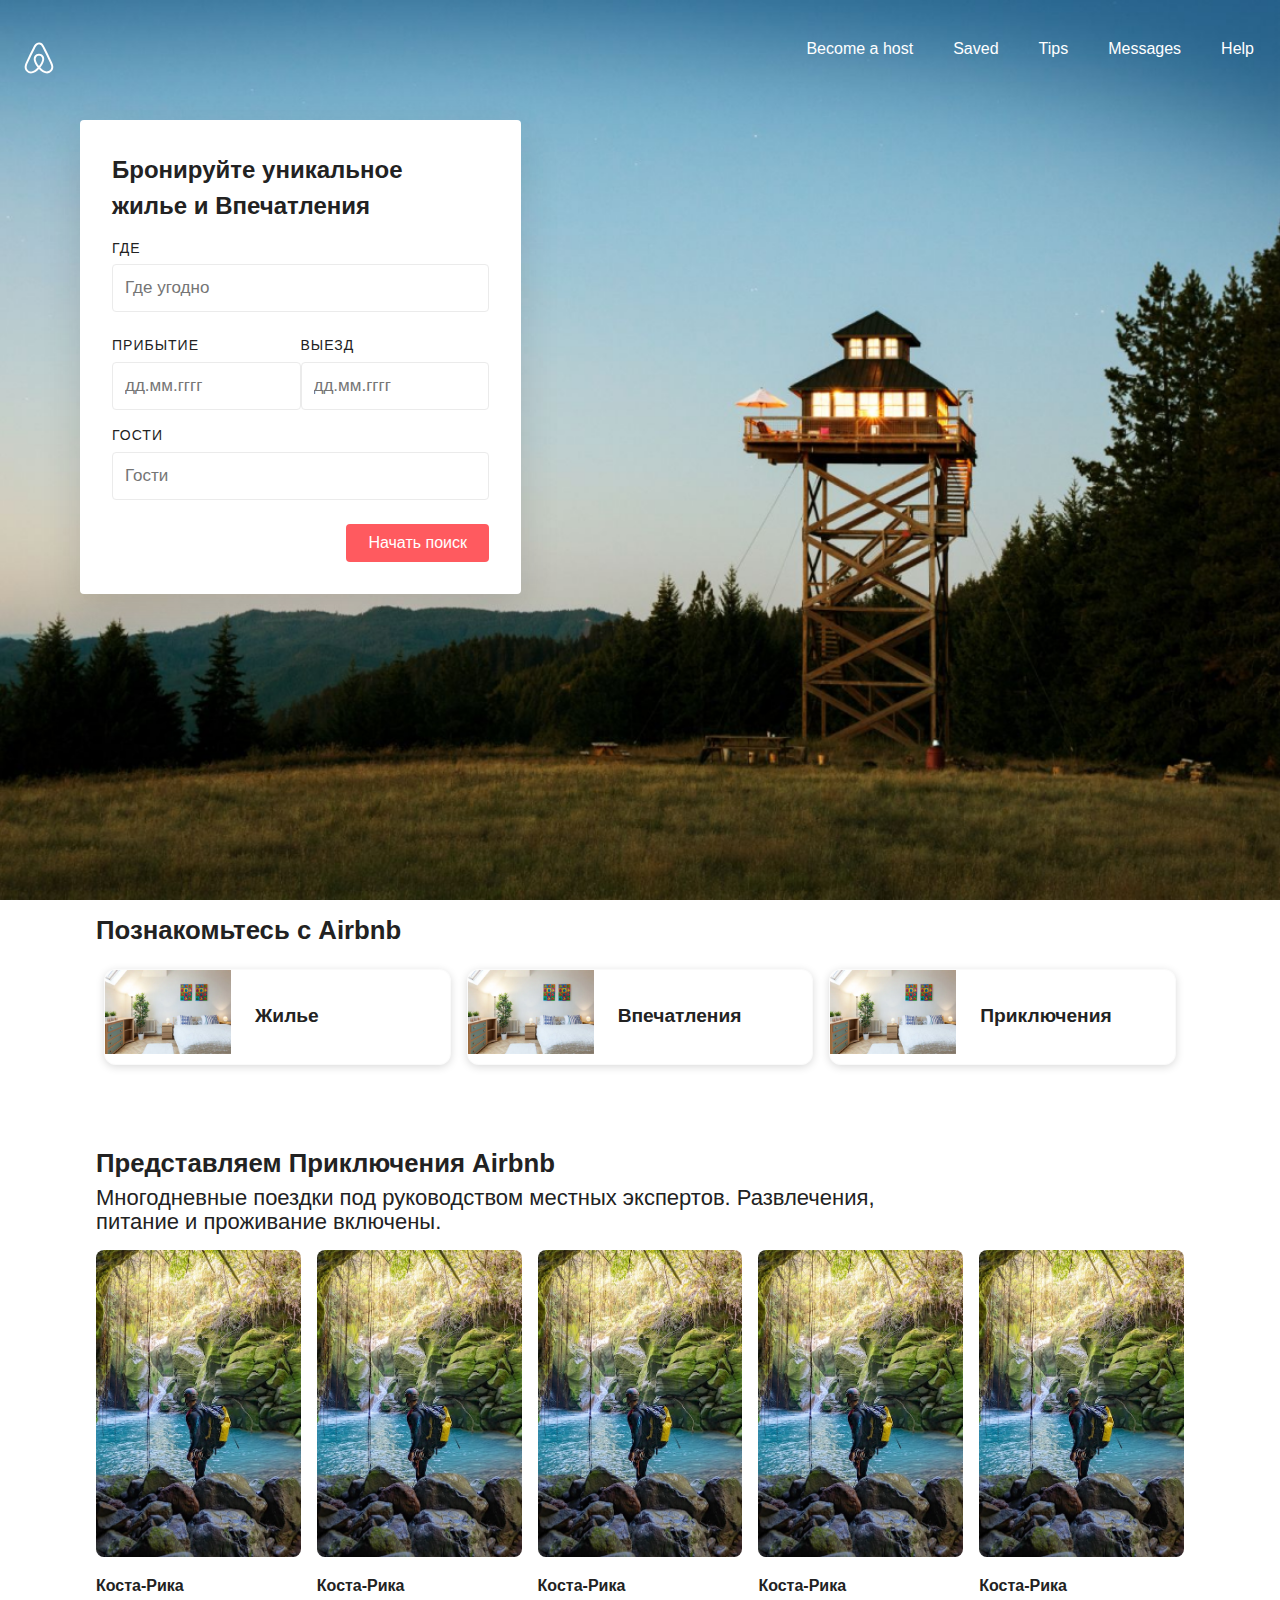
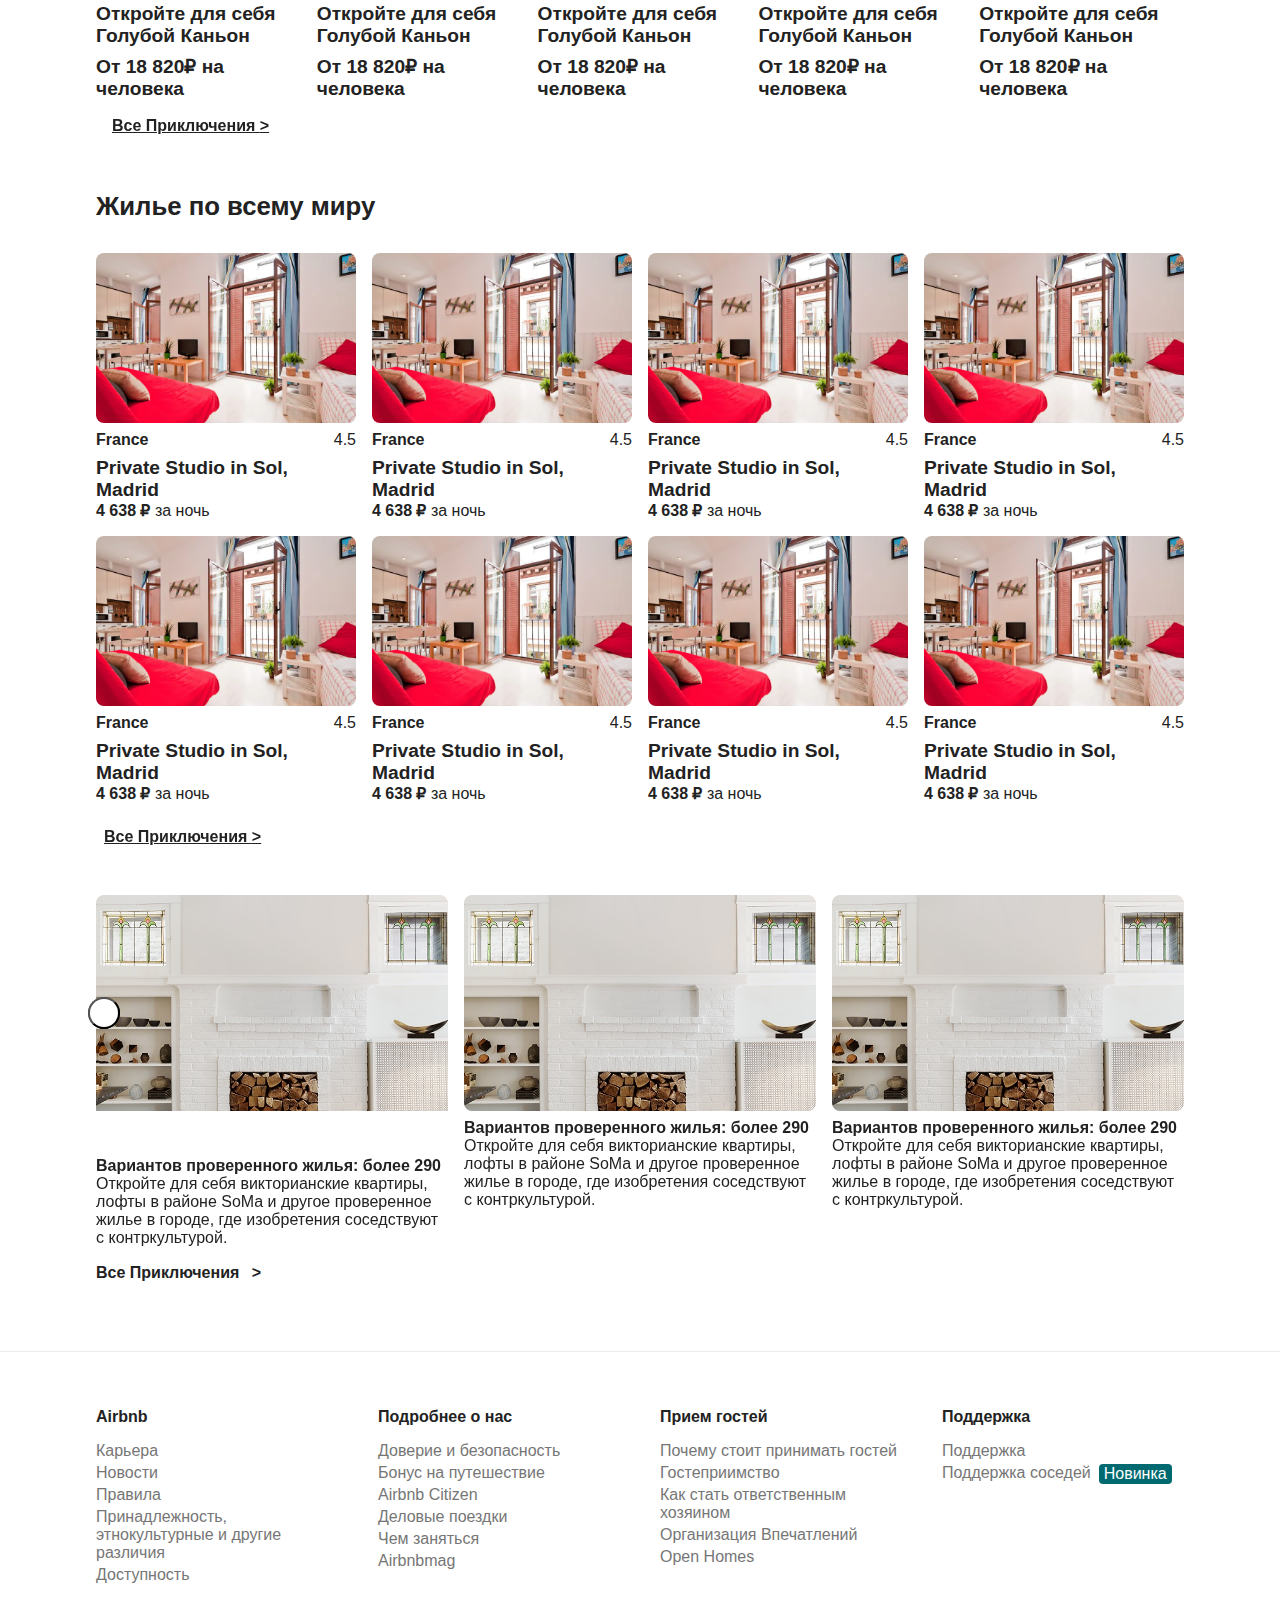
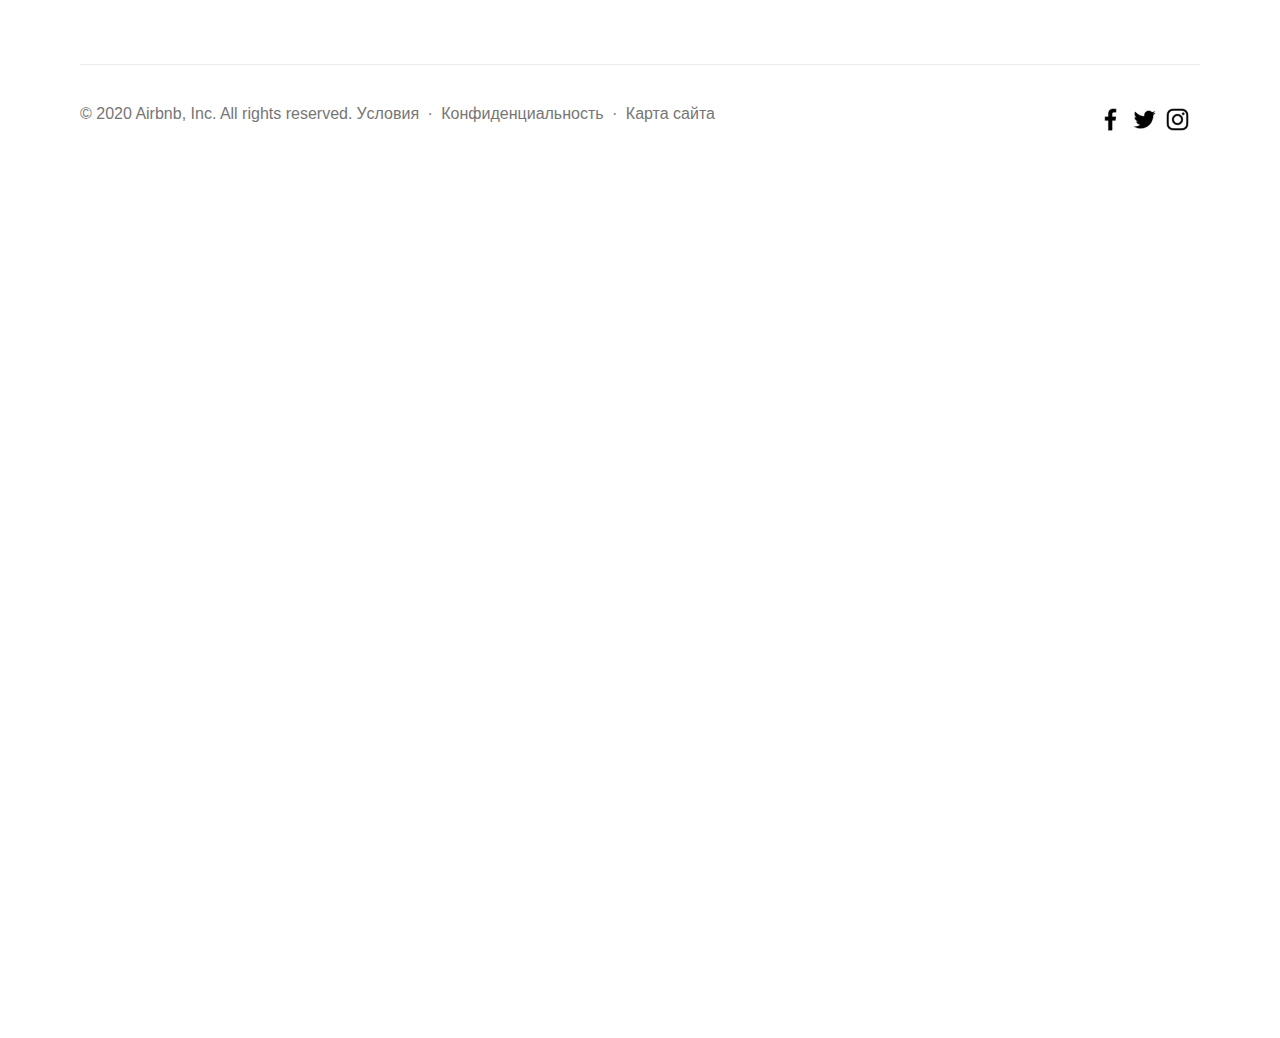
<file: index.html>
<!DOCTYPE html>
<html lang="en">

<head>
    <meta charset="UTF-8">
    <meta name="viewport" content="width=device-width, initial-scale=1.0">
    <link rel="stylesheet" href="./css/styles.css">
    <title>Document</title>
</head>

<body>
    <section class="page-header container">
        <header class="global-menu" id="menu">
            <button class="global-menu__toggle" id="btn">
                <figure class="logo">
                    <svg viewBox="0 0 1000 1000" role="presentation" aria-hidden="true" focusable="false">
                        <path
                            d="m499.3 736.7c-51-64-81-120.1-91-168.1-10-39-6-70 11-93 18-27 45-40 80-40s62 13 80 40c17 23 21 54 11 93-11 49-41 105-91 168.1zm362.2 43c-7 47-39 86-83 105-85 37-169.1-22-241.1-102 119.1-149.1 141.1-265.1 90-340.2-30-43-73-64-128.1-64-111 0-172.1 94-148.1 203.1 14 59 51 126.1 110 201.1-37 41-72 70-103 88-24 13-47 21-69 23-101 15-180.1-83-144.1-184.1 5-13 15-37 32-74l1-2c55-120.1 122.1-256.1 199.1-407.2l2-5 22-42c17-31 24-45 51-62 13-8 29-12 47-12 36 0 64 21 76 38 6 9 13 21 22 36l21 41 3 6c77 151.1 144.1 287.1 199.1 407.2l1 1 20 46 12 29c9.2 23.1 11.2 46.1 8.2 70.1zm46-90.1c-7-22-19-48-34-79v-1c-71-151.1-137.1-287.1-200.1-409.2l-4-6c-45-92-77-147.1-170.1-147.1-92 0-131.1 64-171.1 147.1l-3 6c-63 122.1-129.1 258.1-200.1 409.2v2l-21 46c-8 19-12 29-13 32-51 140.1 54 263.1 181.1 263.1 1 0 5 0 10-1h14c66-8 134.1-50 203.1-125.1 69 75 137.1 117.1 203.1 125.1h14c5 1 9 1 10 1 127.1.1 232.1-123 181.1-263.1z">
                        </path>
                    </svg>
                </figure>
            </button>
            <nav class="global-menu__nav nav">
                <a href="" class="nav__link">Become a host</a>
                <a href="" class="nav__link">Saved</a>
                <a href="" class="nav__link">Tips</a>
                <a href="" class="nav__link">Messages</a>
                <a href="" class="nav__link nav__link_help">Help</a>
            </nav>
        </header>

    </section>

    <section class="form">
        <form action="" class="form__inner">
            <div class="form__title">
                <h2>
                    Бронируйте уникальное <br> жилье и Впечатления
                </h2>
            </div>
            <div class="form__place">
                <label class="form__lable" for="">ГДЕ</label>
                <input type="text" placeholder="Где угодно" name="" class="form__input">
            </div>
            <div class="form__date">
                <a href="" class="promotion__link"></a>
                <div class="form__date_widtch">
                    <label class="form__lable" for="">ПРИБЫТИЕ</label>
                    <input type="text" placeholder="дд.мм.гггг" name="" class="form__input">
                </div>
                <div class="form__date_widtch">
                    <label class="form__lable" for="">ВЫЕЗД</label>
                    <input type="text" placeholder="дд.мм.гггг" name="" class="form__input">
                </div>
            </div>
            <div class="form__guests ">
                <label class="form__lable" for="">ГОСТИ</label>
                <input type="text" placeholder="Гости" name="" class="form__input">
            </div>
            <div class="form__button">
                <button class="form__button_btn">
                    Начать поиск
                </button>
            </div>
        </form>
    </section>
    <main class="content-spasing">
        <section class="page-main">
            <div class="global-content promotions">
                <div class="promotion__header ">
                    <h3>
                        Познакомьтесь с Airbnb
                    </h3>
                </div>
                <div class="promotions__content grid-conteiner spesing">
                    <div class="col-4 col-md-4 col-sm-4 col-xs-12 promotions__item">
                        <div class="section-function">
                            <a href="" class="promotion__link"></a>
                            <div class="section-function__inner">
                                <div class="section-function__img">
                                    <img src="./assets/s1.webp" alt="">
                                </div>
                                <h3 class="promotion__title section-function__row">
                                    Жилье
                                </h3>
                            </div>
                        </div>
                    </div>
                    <div class="col-4 col-md-4 col-sm-4 col-xs-12 promotions__item">
                        <div class="section-function">
                            <a href="" class="promotion__link"></a>
                            <div class="section-function__inner">
                                <div class="section-function__img">
                                    <img src="./assets/s1.webp" alt="">
                                </div>
                                <h3 class="promotion__title section-function__row">
                                    Впечатления
                                </h3>
                            </div>
                        </div>
                    </div>
                    <div class="col-4 col-md-4 col-sm-4 col-xs-12 promotions__item">
                        <div class="section-function ">
                            <a href="" class="promotion__link"></a>
                            <div class="section-function__inner">
                                <div class="section-function__img">
                                    <img src="./assets/s1.webp" alt="">
                                </div>
                                <h3 class="promotion__title section-function__row">
                                    Приключения
                                </h3>
                            </div>
                        </div>
                    </div>
                </div>

                <div class="promotion__header">
                    <h3>
                        Представляем Приключения Airbnb
                    </h3>
                    <div class="text-regular">
                        Многодневные поездки под руководством местных экспертов. Развлечения, <br> питание и проживание
                        включены.
                    </div>
                </div>
                <div class="spesing">
                    <div class="section-adventure">
                        <div class="section-adventure__container ">
                            <a href="" class="promotion__link"></a>
                            <div class="section-adventure__wrapper">
                                <img class="section-adventure__img"
                                    src="./assets/c0f24b46-722b-48c5-9e64-077e78fe6ec1.jpeg" alt="">
                            </div>
                            <div class="promotion__content">
                                <h4 class="promotion__country">
                                    Коста-Рика
                                </h4>
                                <h3 class="promotion__title">
                                    Откройте для себя Голубой Каньон
                                </h3>
                                <h3 class="promotion__title">
                                    От 18 820₽ на человека
                                </h3>
                            </div>
                        </div>
                        <div class="section-adventure__container">
                            <a href="" class="promotion__link"></a>
                            <div class="section-adventure__wrapper">
                                <img class="section-adventure__img"
                                    src="./assets/c0f24b46-722b-48c5-9e64-077e78fe6ec1.jpeg" alt="">
                            </div>
                            <div class="promotion__content">
                                <h4 class="promotion__country">
                                    Коста-Рика
                                </h4>
                                <h3 class="promotion__title">
                                    Откройте для себя Голубой Каньон
                                </h3>
                                <h3 class="promotion__title">
                                    От 18 820₽ на человека
                                </h3>
                            </div>
                        </div>
                        <div class="section-adventure__container">
                            <a href="" class="promotion__link"></a>
                            <div class="section-adventure__wrapper">
                                <img class="section-adventure__img"
                                    src="./assets/c0f24b46-722b-48c5-9e64-077e78fe6ec1.jpeg" alt="">
                            </div>
                            <div class="promotion__content">
                                <h4 class="promotion__country">
                                    Коста-Рика
                                </h4>
                                <h3 class="promotion__title">
                                    Откройте для себя Голубой Каньон
                                </h3>
                                <h3 class="promotion__title">
                                    От 18 820₽ на человека
                                </h3>
                            </div>
                        </div>
                        <div class="section-adventure__container">
                            <a href="" class="promotion__link"></a>
                            <div class="section-adventure__wrapper">
                                <img class="section-adventure__img"
                                    src="./assets/c0f24b46-722b-48c5-9e64-077e78fe6ec1.jpeg" alt="">
                            </div>
                            <div class="promotion__content">
                                <h4 class="promotion__country">
                                    Коста-Рика
                                </h4>
                                <h3 class="promotion__title">
                                    Откройте для себя Голубой Каньон
                                </h3>
                                <h3 class="promotion__title">
                                    От 18 820₽ на человека
                                </h3>
                            </div>
                        </div>
                        <div class="section-adventure__container">
                            <a href="" class="promotion__link"></a>
                            <div class="section-adventure__wrapper">
                                <img class="section-adventure__img"
                                    src="./assets/c0f24b46-722b-48c5-9e64-077e78fe6ec1.jpeg" alt="">
                            </div>
                            <div class="promotion__content">
                                <h4 class="promotion__country">
                                    Коста-Рика
                                </h4>
                                <h3 class="promotion__title">
                                    Откройте для себя Голубой Каньон
                                </h3>
                                <h3 class="promotion__title">
                                    От 18 820₽ на человека
                                </h3>
                            </div>
                        </div>
                    </div>
                    <div class="link-next">
                        <a href="#" class="promotion__link">
                            Все Приключения
                            <span>></span>
                        </a>
                    </div>
                </div>

                <div class="promotion__header">
                    <h3>
                        Жилье по всему миру
                    </h3>
                </div>
        </section>

        <div class="spesing">
            <div class="promotions__content grid-conteiner">
                <div class="col-3 col-md-6 col-sm-6 col-xs-12 promotions__item">
                    <div class="promotion">
                        <a href="" class="promotion__link"></a>
                        <div class="promotion__img">
                            <img src="./assets/img-1.webp" alt="">
                        </div>
                        <div class="promotion__content">
                            <div class="promotion__description">
                                <h4 class="promotion__country">France</h4>
                                <div class="promotion__rating">4.5</div>
                            </div>
                            <h3 class="promotion__title">Private Studio in Sol, Madrid</h3>
                        </div>
                        <div class="promotion__footer">
                            <div class="promotion__price">
                                <span class="text-bold">4 638 ₽ </span>за ночь
                            </div>
                        </div>
                    </div>
                </div>
                <div class="col-3 col-md-6 col-sm-6 col-xs-12 promotions__item">
                    <div class="promotion">
                        <a href="" class="promotion__link"></a>
                        <div class="promotion__img">
                            <img src="./assets/img-1.webp" alt="">
                        </div>
                        <div class="promotion__content">
                            <div class="promotion__description">
                                <h4 class="promotion__country">France</h4>
                                <div class="promotion__rating">4.5</div>
                            </div>
                            <h3 class="promotion__title">Private Studio in Sol, Madrid</h3>
                        </div>
                        <div class="promotion__footer">
                            <div class="promotion__price">
                                <span class="text-bold">4 638 ₽ </span>за ночь
                            </div>
                        </div>
                    </div>
                </div>
                <div class="col-3 col-md-6 col-sm-6 col-xs-12 promotions__item">
                    <div class="promotion">
                        <a href="" class="promotion__link"></a>
                        <div class="promotion__img">
                            <img src="./assets/img-1.webp" alt="">
                        </div>
                        <div class="promotion__content">
                            <div class="promotion__description">
                                <h4 class="promotion__country">France</h4>
                                <div class="promotion__rating">4.5</div>
                            </div>
                            <h3 class="promotion__title">Private Studio in Sol, Madrid</h3>
                        </div>
                        <div class="promotion__footer">
                            <div class="promotion__price">
                                <span class="text-bold">4 638 ₽ </span>за ночь
                            </div>
                        </div>
                    </div>
                </div>
                <div class="col-3 col-md-6 col-sm-6 col-xs-12 promotions__item">
                    <div class="promotion">
                        <a href="" class="promotion__link"></a>
                        <div class="promotion__img">
                            <img src="./assets/img-1.webp" alt="">
                        </div>
                        <div class="promotion__content">
                            <div class="promotion__description">
                                <h4 class="promotion__country">France</h4>
                                <div class="promotion__rating">4.5</div>
                            </div>
                            <h3 class="promotion__title">Private Studio in Sol, Madrid</h3>
                        </div>
                        <div class="promotion__footer">
                            <div class="promotion__price">
                                <span class="text-bold">4 638 ₽ </span>за ночь
                            </div>
                        </div>
                    </div>
                </div>
                <div class="col-3 col-md-6 col-sm-6 col-xs-12 promotions__item">
                    <div class="promotion">
                        <a href="" class="promotion__link"></a>
                        <div class="promotion__img">
                            <img src="./assets/img-1.webp" alt="">
                        </div>
                        <div class="promotion__content">
                            <div class="promotion__description">
                                <h4 class="promotion__country">France</h4>
                                <div class="promotion__rating">4.5</div>
                            </div>
                            <h3 class="promotion__title">Private Studio in Sol, Madrid</h3>
                        </div>
                        <div class="promotion__footer">
                            <div class="promotion__price">
                                <span class="text-bold">4 638 ₽ </span>за ночь
                            </div>
                        </div>
                    </div>
                </div>
                <div class="col-3 col-md-6 col-sm-6 col-xs-12 promotions__item">
                    <div class="promotion">
                        <a href="" class="promotion__link"></a>
                        <div class="promotion__img">
                            <img src="./assets/img-1.webp" alt="">
                        </div>
                        <div class="promotion__content">
                            <div class="promotion__description">
                                <h4 class="promotion__country">France</h4>
                                <div class="promotion__rating">4.5</div>
                            </div>
                            <h3 class="promotion__title">Private Studio in Sol, Madrid</h3>
                        </div>
                        <div class="promotion__footer">
                            <div class="promotion__price">
                                <span class="text-bold">4 638 ₽ </span>за ночь
                            </div>
                        </div>
                    </div>
                </div>
                <div class="col-3 col-md-6 col-sm-6 col-xs-12 promotions__item">
                    <div class="promotion">
                        <a href="" class="promotion__link"></a>
                        <div class="promotion__img">
                            <img src="./assets/img-1.webp" alt="">
                        </div>
                        <div class="promotion__content">
                            <div class="promotion__description">
                                <h4 class="promotion__country">France</h4>
                                <div class="promotion__rating">4.5</div>
                            </div>
                            <h3 class="promotion__title">Private Studio in Sol, Madrid</h3>
                        </div>
                        <div class="promotion__footer">
                            <div class="promotion__price">
                                <span class="text-bold">4 638 ₽ </span>за ночь
                            </div>
                        </div>
                    </div>
                </div>
                <div class="col-3 col-md-6 col-sm-6 col-xs-12 promotions__item">
                    <div class="promotion">
                        <a href="" class="promotion__link"></a>
                        <div class="promotion__img">
                            <img src="./assets/img-1.webp" alt="">
                        </div>
                        <div class="promotion__content">
                            <div class="promotion__description">
                                <h4 class="promotion__country">France</h4>
                                <div class="promotion__rating">4.5</div>
                            </div>
                            <h3 class="promotion__title">Private Studio in Sol, Madrid</h3>
                        </div>
                        <div class="promotion__footer">
                            <div class="promotion__price">
                                <span class="text-bold">4 638 ₽ </span>за ночь
                            </div>
                        </div>
                    </div>
                </div>
            </div>
            <div class="link-next">
                <a href="#" class="promotion__link">
                    Все Приключения
                    <span>></span>
                </a>
            </div>
        </div>
        <section class="spesing">
            <div class="slider promotions__content grid-conteiner">
                <div class="slider__item col-4 col-md-12 col-sm-12 col-xs-12">
                    <div class="promotion__img">
                        <img src="./assets/slider.jpg" alt="" class="slider_img">
                        <div class="plase">
                            <figure class="logo logo-color">
                                <svg viewBox="0 0 1000 1000" role="presentation" aria-hidden="true" focusable="false">
                                    <path
                                        d="M104.707 148.464c-.512-1.438-1.109-2.83-1.677-4.118a386.734 386.734 0 0 0-2.678-5.889l-.07-.152a1318.773 1318.773 0 0 0-25.22-51.674l-.374-.728c-.9-1.75-1.832-3.56-2.787-5.337-1.116-2.076-2.352-4.275-4.1-6.322-3.766-4.412-8.966-6.842-14.645-6.842s-10.88 2.431-14.648 6.845c-1.746 2.048-2.981 4.245-4.098 6.321a341.749 341.749 0 0 0-2.812 5.387l-.348.676a1319.873 1319.873 0 0 0-25.22 51.673l-.114.25a388.09 388.09 0 0 0-2.632 5.791c-.569 1.288-1.166 2.678-1.678 4.12-1.497 4.213-1.941 8.24-1.359 12.308 1.219 8.513 6.924 15.809 14.89 19.041a24.699 24.699 0 0 0 9.335 1.81c.995 0 2.007-.06 3.007-.176 3.833-.445 7.695-1.75 11.48-3.88 4.629-2.606 9.202-6.425 14.197-11.883 4.996 5.458 9.569 9.277 14.199 11.883 3.784 2.13 7.646 3.435 11.478 3.88 1 .116 2.013.175 3.008.175a24.69 24.69 0 0 0 9.334-1.809c7.965-3.231 13.671-10.528 14.891-19.041.582-4.067.137-8.093-1.36-12.31zm-51.55 6.352c-6.213-7.89-10.2-15.216-11.599-21.358-.587-2.578-.721-4.947-.398-7.041.278-1.812.9-3.431 1.848-4.815 2.145-3.127 5.938-4.994 10.15-4.994 4.209 0 8.002 1.867 10.147 4.996.949 1.383 1.57 3.003 1.849 4.815.322 2.097.187 4.466-.4 7.044-1.401 6.141-5.387 13.465-11.598 21.353zm45.897 5.35a17.098 17.098 0 0 1-10.46 13.375c-2.745 1.114-5.746 1.506-8.796 1.153-2.919-.34-5.792-1.322-8.783-3.005-4.14-2.33-8.331-5.908-13.048-11.157 7.508-9.275 12.197-17.824 13.933-25.439.794-3.481.962-6.774.5-9.788-.448-2.908-1.474-5.548-3.05-7.846-3.511-5.123-9.565-8.182-16.195-8.182-6.627 0-12.68 3.058-16.192 8.18-1.576 2.298-2.601 4.938-3.048 7.845-.464 3.01-.297 6.302.496 9.784 1.735 7.618 6.424 16.169 13.934 25.447-4.716 5.248-8.907 8.825-13.048 11.156-2.99 1.683-5.863 2.666-8.782 3.005-3.049.353-6.052-.039-8.797-1.153a17.095 17.095 0 0 1-10.46-13.376c-.418-2.923-.095-5.742 1.018-8.872.41-1.154.889-2.286 1.483-3.632.84-1.903 1.732-3.838 2.595-5.709l.116-.251a1318.605 1318.605 0 0 1 25.196-51.625l.35-.682a336.93 336.93 0 0 1 2.765-5.295c.972-1.808 1.95-3.555 3.236-5.063 2.403-2.815 5.563-4.303 9.14-4.303 3.575 0 6.734 1.487 9.137 4.302 1.287 1.508 2.265 3.255 3.236 5.061a333.39 333.39 0 0 1 2.74 5.247l.377.734a1317.39 1317.39 0 0 1 25.196 51.625l.071.155a379.704 379.704 0 0 1 2.64 5.805c.595 1.347 1.075 2.48 1.484 3.63 1.111 3.132 1.434 5.951 1.016 8.873zm194.117-43.622c0-33.068 4.234-63.313 11.695-83.88 5.04-14.316 11.492-25.002 19.961-25.002 7.46 0 11.694 8.67 11.694 22.583 0 17.744-6.049 38.713-15.928 59.482-7.26 15.323-16.736 30.244-27.02 43.754-.2-5.242-.402-10.888-.402-16.937zm-43.352 65.732c12.704-7.057 25.608-17.946 37.504-31.252 3.63 22.985 11.292 30.446 20.365 30.446 10.082 0 19.76-9.276 28.229-26.01v3.225c0 17.34 7.863 22.785 14.92 22.785 10.485 0 20.769-11.695 29.036-30.85-.202 3.428-.202 5.04-.202 7.259 0 17.542 6.452 22.784 13.912 22.784 6.856 0 12.502-4.84 18.55-14.921 1.412-2.419-.402-5.646-3.225-5.646-1.412 0-2.823.807-3.428 2.017-3.63 6.452-7.057 10.888-11.291 10.888-5.848 0-6.452-8.47-6.452-15.122 0-9.679 1.225-25.472 3.024-34.883.48-2.515-1.412-4.637-3.831-4.637-2.017 0-3.63 1.41-4.033 3.024-7.662 27.826-19.558 52.425-30.85 52.425-5.645 0-8.065-6.654-8.065-15.324 0-9.88 2.017-21.777 5.645-35.085.606-2.42-1.209-4.839-3.83-4.839-1.613 0-3.428 1.009-3.832 2.621-9.072 30.245-21.776 52.627-33.269 52.627-8.267 0-12.5-11.292-14.315-29.237 13.105-15.526 24.8-33.471 33.47-51.619 10.284-21.977 16.736-44.157 16.736-62.707C344.587 6.654 334.505 0 325.23 0c-10.888 0-20.97 10.283-28.027 29.842-7.46 21.373-12.098 52.424-12.098 86.702 0 9.275.404 17.34 1.008 24.397-12.5 14.316-26.212 26.616-39.923 34.48-1.814 1.008-2.62 3.428-1.613 5.242 1.008 1.815 3.427 2.621 5.242 1.613zm-68.353 56.054c2.218 0 4.235-1.815 4.235-4.033 0-17.743.806-35.487 2.62-52.827 36.698-3.226 78.839-38.31 78.839-74.806 0-25.204-18.147-39.52-42.141-39.52-23.39 0-53.03 14.719-77.63 39.117-1.612 1.41-1.612 4.032 0 5.645 1.413 1.613 4.034 1.613 5.647 0 22.986-22.38 50.207-36.697 71.781-36.697 19.357 0 33.874 11.493 33.874 31.455 0 32.26-36.899 63.11-69.563 66.539 3.024-25.608 7.864-50.408 14.518-72.185.604-2.016-.807-4.436-2.823-5.042-2.218-.603-4.637.606-5.243 2.622-6.654 22.583-11.694 48.19-14.921 75.008-7.863-.403-14.719-2.42-22.38-6.855-2.017-1.009-4.436-.202-5.647 1.613-1.008 2.016-.2 4.436 1.614 5.645 9.073 4.637 16.937 7.057 25.607 7.662-1.613 17.34-2.622 35.084-2.622 52.626 0 2.218 2.017 4.033 4.235 4.033zm274.22-110.697c1.614 1.21 4.235 1.008 5.444-.604 5.444-6.855 8.671-14.115 8.671-20.365 0-9.275-6.251-15.122-17.743-15.122-22.18 0-43.554 22.582-43.554 39.923 0 11.09 7.662 18.55 22.987 21.373l9.476 1.613c9.88 1.613 16.534 5.04 16.534 11.896 0 7.461-8.267 11.493-16.937 11.493-6.452 0-12.099-2.218-16.534-5.242-1.613-1.21-4.032-.807-5.242.806s-.807 4.033.806 5.242c5.646 4.235 12.905 6.856 20.97 6.856 14.315 0 25.003-8.065 25.003-19.558 0-9.275-7.058-16.333-23.39-19.155l-9.477-1.614c-9.678-1.613-16.13-5.846-16.13-13.912 0-13.913 17.744-32.06 35.285-32.06 6.05 0 9.88 2.622 9.88 8.066 0 4.234-2.42 9.679-6.653 14.92-1.21 1.614-1.009 4.033.604 5.444z">
                                    </path>
                                </svg>
                            </figure>
                        </div>
                    </div>
                    <div class="promotion__content">
                        <div class="promotion__country">Вариантов проверенного жилья: более 290</div>
                        <div class="promotion__rating">Откройте для себя викторианские квартиры, лофты в районе
                            SoMa и
                            другое проверенное жилье в городе, где изобретения соседствуют с контркультурой.
                        </div>
                    </div>
                </div>
                <div class="slider__item col-4 col-md-12 col-sm-12 col-xs-12">
                    <div class="promotion__img">
                        <img src="./assets/slider.jpg" alt="" class="slider_img">
                    </div>
                    <div class="promotion__content">
                        <div class="promotion__country">Вариантов проверенного жилья: более 290</div>
                        <div class="promotion__rating">Откройте для себя викторианские квартиры, лофты в районе
                            SoMa и
                            другое проверенное жилье в городе, где изобретения соседствуют с контркультурой.
                        </div>
                    </div>
                </div>
                <div class="slider__item col-4 col-md-12 col-sm-12 col-xs-12">
                    <div class="promotion__img">
                        <img src="./assets/slider.jpg" alt="" class="slider_img">
                    </div>
                    <div class="promotion__content">
                        <div class="promotion__country">Вариантов проверенного жилья: более 290</div>
                        <div class="promotion__rating">Откройте для себя викторианские квартиры, лофты в районе
                            SoMa и
                            другое проверенное жилье в городе, где изобретения соседствуют с контркультурой.
                        </div>
                    </div>
                </div>
                <div class="slider__item col-4 col-md-12 col-sm-12 col-xs-12">
                    <div class="promotion__img">
                        <img src="./assets/slider.jpg" alt="" class="slider_img">
                    </div>
                    <div class="promotion__content">
                        <div class="promotion__country">Вариантов проверенного жилья: более 290</div>
                        <div class="promotion__rating">Откройте для себя викторианские квартиры, лофты в районе
                            SoMa и
                            другое проверенное жилье в городе, где изобретения соседствуют с контркультурой.
                        </div>
                    </div>
                </div>
                <div class="slider__item col-4 col-md-12 col-sm-12 col-xs-12">
                    <div class="promotion__img">
                        <img src="./assets/slider.jpg" alt="" class="slider_img">
                    </div>
                    <div class="promotion__content">
                        <div class="promotion__country">Вариантов проверенного жилья: более 290</div>
                        <div class="promotion__rating">Откройте для себя викторианские квартиры, лофты в районе
                            SoMa и
                            другое проверенное жилье в городе, где изобретения соседствуют с контркультурой.
                        </div>
                    </div>
                </div>
                <div class="slider__item col-4 col-md-12 col-sm-12 col-xs-12">
                    <div class="promotion__img">
                        <img src="./assets/slider.jpg" alt="" class="slider_img">
                    </div>
                    <div class="promotion__content">
                        <div class="promotion__country">Вариантов проверенного жилья: более 290</div>
                        <div class="promotion__rating">Откройте для себя викторианские квартиры, лофты в районе
                            SoMa и
                            другое проверенное жилье в городе, где изобретения соседствуют с контркультурой.
                        </div>
                    </div>
                </div>
                <script src="https://code.jquery.com/jquery-3.4.1.min.js"></script>
                <script src="js/slick.min.js"></script>
                <script src="js/script.js"></script>
            </div>
            <div class="link-next">
                <a href="#" class="promotion__link"></a>
                Все Приключения
                <span> > </span>

            </div>
        </section>
    </main>
    <footer class="footer">
        <div class="content-spasing">
            <div class="spesing footer__content">
                <div class="footer__section">
                    <h4 class="footer__section_title">Airbnb</h4>
                    <ul>
                        <li>Карьера</li>
                        <li>Новости</li>
                        <li>Правила</li>
                        <li>Принадлежность, этнокультурные и другие различия</li>
                        <li>Доступность</li>
                    </ul>
                </div>
                <div class="footer__section">
                    <h4 class="footer__section_title">Подробнее о нас</h4>
                    <ul>
                        <li>Доверие и безопасность</li>
                        <li>Бонус на путешествие</li>
                        <li>Airbnb Citizen</li>
                        <li>Деловые поездки</li>
                        <li>Чем заняться</li>
                        <li>Airbnbmag</li>
                    </ul>
                </div>
                <div class="footer__section">
                    <h4 class="footer__section_title">Прием гостей</h4>
                    <ul>
                        <li>Почему стоит принимать гостей</li>
                        <li>Гостеприимство</li>
                        <li>Как стать ответственным хозяином</li>
                        <li>Организация Впечатлений</li>
                        <li>Open Homes</li>
                    </ul>
                </div>
                <div class="footer__section">
                    <h4 class="footer__section_title">Поддержка</h4>
                    <ul>
                        <li>Поддержка</li>
                        <li id="butoon-string">Поддержка соседей

                            <div class="footer__section_button">
                                <button>
                                    Новинка
                                </button>
                            </div>
                        </li>
                    </ul>
                </div>
            </div>
            <div class="footer promotion__description footer-mobile">
                <div class="promo">
                    <div class="promo__subgect">© 2020 Airbnb, Inc. All rights reserved.</div>
                    <div class="promo__more">
                        <a href="">Уcловия</a>
                        <span class="promo__item-point">·</span>
                        <a href="">Конфиденциальность</a>
                        <span class="promo__item-point">·</span>
                        <a href="">Карта сайта</a>
                    </div>
                </div>
                <div class="promo__flex">
                    <a href="#" class="promotion__link"></a>
                    <img src="./assets/image 1.png" alt="Facebook">

                    <a href="#" class="promotion__link"></a>
                    <img src="./assets/image 2.png" alt="Twitter">

                    <a href="#" class="promotion__link"></a>
                    <img src="./assets/image 3.png" alt="Instagram">

                </div>
            </div>
        </div>
    </footer>
    <script>
        btn.onclick = function () {
            menu.classList.toggle('global-menu_active');
        };
    </script>
</body>

</html>
</file>
<file: css/styles.css>
:root {
  --header-text-color: #fff;
  --logo-text-color-mobile: rgb(255, 90, 95);
  --header-text-color-mobile: grey;
}

.container {
  padding: 1rem;
}

.page-header {
  position: relative;
  min-height: 100vh;
  width: 100%;
  background: url(../assets/Rectangle.png);
  background-size: cover;
  background-position: center right;
  background-repeat: no-repeat;
  overflow: hidden;
  padding-top: 40px;
}

.logo svg {
  width: 34px;
  height: 34px;
}

.logo path {
  fill: var(--header-text-color);
}

.global-menu {
  display: -webkit-box;
  display: -ms-flexbox;
  display: flex;
  -webkit-box-pack: justify;
      -ms-flex-pack: justify;
          justify-content: space-between;
}

.global-menu__toggle {
  pointer-events: none;
  background: transparent;
  border: none;
  position: relative;
}

.nav {
  --block-height: 40px;
  display: -webkit-box;
  display: -ms-flexbox;
  display: flex;
  height: var(--block-height);
}

.nav__link {
  padding-bottom: 20px;
  padding-left: 10px;
  padding-right: 10px;
  margin: 0 10px;
  font-size: 1rem;
  color: var(--header-text-color);
}

.nav__link:hover {
  border-bottom: 1px solid var(--header-text-color);
}

.nav__link:last-child {
  margin-right: 0;
}

@media (max-width: 720px) {
  :root {
    --spacing: 24px;
  }
  .global-menu {
    color: var(--header-text-color-mobile);
  }
  .global-menu__toggle {
    z-index: 1;
    pointer-events: inherit;
    position: relative;
    outline: none;
    cursor: pointer;
  }
  .global-menu__toggle::after {
    content: ">";
    position: absolute;
    top: 50%;
    right: 0;
    -webkit-transform: translate(100%, -75%) rotate(90deg) scaleX(0.5);
            transform: translate(100%, -75%) rotate(90deg) scaleX(0.5);
    color: var(--header-text-color);
    font-size: 25px;
  }
  .nav {
    display: -webkit-box;
    display: -ms-flexbox;
    display: flex;
    visibility: hidden;
    height: auto;
    -webkit-box-orient: vertical;
    -webkit-box-direction: normal;
        -ms-flex-direction: column;
            flex-direction: column;
    background: #fff;
    width: 100vw;
    height: 100vh;
    position: absolute;
    top: 0;
    left: 0;
    padding: 88px var(--spacing) var(--spacing);
  }
  .nav__link {
    font-size: 16px;
    margin: 0;
    padding: 12px 0;
    position: relative;
    color: var(--header-text-color-mobile);
  }
  .nav__link:nth-child(2n) {
    padding-bottom: var(--spacing);
  }
  .nav__link:nth-child(2n)::after {
    content: "";
    width: 100%;
    height: 1px;
    background-color: #8080803d;
    position: absolute;
    bottom: 8px;
    left: 0;
  }
  .global-menu .global-menu_active .global-menu__nav {
    visibility: visible;
  }
  .global-menu .global-menu_active .logo path {
    fill: var(--logo-text-color-mobile);
  }
  .global-menu .global-menu_active .global-menu__toggle::after {
    -webkit-transform: translate(100%, -75%) rotate(-90deg) scaleX(0.5);
            transform: translate(100%, -75%) rotate(-90deg) scaleX(0.5);
    color: var(--logo-text-color-mobile);
  }
  .nav__link_help {
    position: absolute;
    bottom: 0;
    font-size: 18px;
    left: var(--spacing);
    width: 100%;
  }
}

* {
  -webkit-box-sizing: border-box;
          box-sizing: border-box;
}

html {
  color: #222222;
  font-size: 16px;
  font-family: Arial, Helvetica, sans-serif;
}

body,
ul,
ol,
h1,
h2,
h3,
h4,
h5,
h6,
p,
figure {
  margin: 0;
  padding: 0;
}

ul,
ol {
  list-style: none;
}

a {
  text-decoration: none;
}

input,
button {
  font-size: 1rem;
}

.content-wrapper {
  width: 100%;
  padding: 0 1rem;
  max-width: calc(1400px + 2rem);
  margin: 0 auto;
}

.text-bold {
  font-weight: 800;
}

.spesing {
  margin: 8px;
  padding-bottom: 60px;
}

.text-regular {
  line-height: 24px;
  font-weight: 400;
  color: #222222;
  padding-top: 8px;
}

.link-next {
  display: block;
  margin-top: 16px;
  line-height: 20px;
  font-weight: 600;
  margin-left: 8px;
}

.link-next > span {
  margin-left: 8px;
}

.link-next > a {
  text-decoration: underline;
}

* {
  -webkit-box-sizing: border-box;
          box-sizing: border-box;
}

html {
  color: #222222;
  font-size: 16px;
  font-family: Arial, Helvetica, sans-serif;
}

body,
ul,
ol,
h1,
h2,
h3,
h4,
h5,
h6,
p,
figure {
  margin: 0;
  padding: 0;
}

ul,
ol {
  list-style: none;
}

a {
  text-decoration: none;
}

input,
button {
  font-size: 1rem;
}

.content-wrapper {
  width: 100%;
  padding: 0 1rem;
  max-width: calc(1400px + 2rem);
  margin: 0 auto;
}

.text-bold {
  font-weight: 800;
}

.spesing {
  margin: 8px;
  padding-bottom: 60px;
}

.text-regular {
  line-height: 24px;
  font-weight: 400;
  color: #222222;
  padding-top: 8px;
}

.link-next {
  display: block;
  margin-top: 16px;
  line-height: 20px;
  font-weight: 600;
  margin-left: 8px;
}

.link-next > span {
  margin-left: 8px;
}

.link-next > a {
  text-decoration: underline;
}

.content-spasing {
  margin: 0 80px;
}

.page-main {
  display: -webkit-box;
  display: -ms-flexbox;
  display: flex;
  -webkit-box-pack: center;
      -ms-flex-pack: center;
          justify-content: center;
}

.global-content {
  width: 100%;
  padding: 0 1rem;
  max-width: calc(1400px + 2rem);
  margin: 0 auto;
}

.promotions {
  padding: 8px;
}

.promotions__item {
  padding: 8px;
}

.section-function {
  min-height: 96px;
  overflow: hidden;
  border-radius: 12px;
  border: 1px solid rgba(0, 0, 0, 0.02);
  -webkit-box-shadow: rgba(0, 0, 0, 0.15) 0px 2px 8px;
          box-shadow: rgba(0, 0, 0, 0.15) 0px 2px 8px;
}

.section-function__inner {
  display: -webkit-box;
  display: -ms-flexbox;
  display: flex;
  -webkit-box-orient: horizontal;
  -webkit-box-direction: normal;
      -ms-flex-direction: row;
          flex-direction: row;
  -webkit-box-pack: start;
      -ms-flex-pack: start;
          justify-content: flex-start;
}

.section-function__img img {
  max-width: 126px;
  display: block;
}

.section-function__row {
  padding-left: 24px;
  -ms-flex-item-align: center;
      -ms-grid-row-align: center;
      align-self: center;
  line-height: 24px;
  font-size: 14px;
}

@media (max-width: 992px) {
  .page-main {
    margin: 0 40px;
  }
  .section-function {
    min-height: 200px;
    width: 100%;
  }
  .section-function__inner {
    display: block;
  }
  .section-function__img img {
    max-width: 100%;
    display: block;
  }
  .section-function__row {
    margin: 0;
    padding: 16px;
    display: block;
  }
  .content-spasing {
    margin: 0 20px;
  }
}

.promotion {
  min-height: 200px;
  width: 100%;
}

.promotion__header {
  font-size: 22px;
  padding: 8px;
  font-weight: 600;
}

.promotion__img {
  overflow: hidden;
  border-radius: 8px;
  width: 100%;
}

.promotion__img > img {
  width: 100%;
  display: block;
}

.promotion__content {
  margin-top: 8px;
}

.promotion__description {
  display: -webkit-box;
  display: -ms-flexbox;
  display: flex;
  -webkit-box-pack: justify;
      -ms-flex-pack: justify;
          justify-content: space-between;
}

.promotion__country {
  font-size: 1rem;
  font-weight: 600;
  color: #222222;
}

.promotion__title {
  margin-top: 8px;
  font-size: 1.2rem;
  font-weight: 600;
}

.promotion__link {
  display: block;
  position: absolute;
  z-index: 1;
  width: 100%;
  height: 100%;
  color: #222222;
  margin-left: 8px;
}

.section-adventure {
  display: -ms-grid;
  display: grid;
  -ms-grid-columns: (1fr)[5];
      grid-template-columns: repeat(5, 1fr);
  grid-gap: 1em;
}

.section-adventure__container {
  display: -webkit-box;
  display: -ms-flexbox;
  display: flex;
  -webkit-box-orient: vertical;
  -webkit-box-direction: normal;
      -ms-flex-direction: column;
          flex-direction: column;
}

.section-adventure__img {
  max-width: 100%;
  display: block;
}

.section-adventure__wrapper {
  margin-bottom: 12px;
  overflow: hidden;
  border-radius: 8px;
}

.section-adventure__wrapper img {
  display: block;
  max-height: 100%;
}

@media (max-width: 992px) {
  .content-spasing {
    margin: 0 20px;
  }
  .section-adventure {
    -ms-grid-columns: (1fr)[2];
        grid-template-columns: repeat(2, 1fr);
    justify-items: center;
  }
  .section-adventure__container {
    -ms-flex-preferred-size: 200px;
        flex-basis: 200px;
  }
  .section-adventure:last-child {
    display: none;
  }
}

.grid-conteiner {
  display: -webkit-box;
  display: -ms-flexbox;
  display: flex;
  -webkit-box-pack: start;
      -ms-flex-pack: start;
          justify-content: flex-start;
  -ms-flex-wrap: wrap;
      flex-wrap: wrap;
}

.col-1 {
  width: 8.33333%;
}

.col-offset-1 {
  margin-left: 8.33333%;
}

.col-2 {
  width: 16.66667%;
}

.col-offset-2 {
  margin-left: 16.66667%;
}

.col-3 {
  width: 25%;
}

.col-offset-3 {
  margin-left: 25%;
}

.col-4 {
  width: 33.33333%;
}

.col-offset-4 {
  margin-left: 33.33333%;
}

.col-5 {
  width: 41.66667%;
}

.col-offset-5 {
  margin-left: 41.66667%;
}

.col-6 {
  width: 50%;
}

.col-offset-6 {
  margin-left: 50%;
}

.col-7 {
  width: 58.33333%;
}

.col-offset-7 {
  margin-left: 58.33333%;
}

.col-8 {
  width: 66.66667%;
}

.col-offset-8 {
  margin-left: 66.66667%;
}

.col-9 {
  width: 75%;
}

.col-offset-9 {
  margin-left: 75%;
}

.col-10 {
  width: 83.33333%;
}

.col-offset-10 {
  margin-left: 83.33333%;
}

.col-11 {
  width: 91.66667%;
}

.col-offset-11 {
  margin-left: 91.66667%;
}

@media (max-width: 1199px) {
  .col-lg-1 {
    width: 8.33333%;
  }
  .col-ld-offset-1 {
    margin-left: 8.33333%;
  }
  .col-lg-2 {
    width: 16.66667%;
  }
  .col-ld-offset-2 {
    margin-left: 16.66667%;
  }
  .col-lg-3 {
    width: 25%;
  }
  .col-ld-offset-3 {
    margin-left: 25%;
  }
  .col-lg-4 {
    width: 33.33333%;
  }
  .col-ld-offset-4 {
    margin-left: 33.33333%;
  }
  .col-lg-5 {
    width: 41.66667%;
  }
  .col-ld-offset-5 {
    margin-left: 41.66667%;
  }
  .col-lg-6 {
    width: 50%;
  }
  .col-ld-offset-6 {
    margin-left: 50%;
  }
  .col-lg-7 {
    width: 58.33333%;
  }
  .col-ld-offset-7 {
    margin-left: 58.33333%;
  }
  .col-lg-8 {
    width: 66.66667%;
  }
  .col-ld-offset-8 {
    margin-left: 66.66667%;
  }
  .col-lg-9 {
    width: 75%;
  }
  .col-ld-offset-9 {
    margin-left: 75%;
  }
  .col-lg-10 {
    width: 83.33333%;
  }
  .col-ld-offset-10 {
    margin-left: 83.33333%;
  }
  .col-lg-11 {
    width: 91.66667%;
  }
  .col-ld-offset-11 {
    margin-left: 91.66667%;
  }
  .col-lg-12 {
    width: 100%;
  }
  .col-ld-offset-12 {
    margin-left: 100%;
  }
}

@media (max-width: 991px) {
  .col-md-1 {
    width: 8.33333%;
  }
  .col-md-offset-1 {
    margin-left: 8.33333%;
  }
  .col-md-2 {
    width: 16.66667%;
  }
  .col-md-offset-2 {
    margin-left: 16.66667%;
  }
  .col-md-3 {
    width: 25%;
  }
  .col-md-offset-3 {
    margin-left: 25%;
  }
  .col-md-4 {
    width: 33.33333%;
  }
  .col-md-offset-4 {
    margin-left: 33.33333%;
  }
  .col-md-5 {
    width: 41.66667%;
  }
  .col-md-offset-5 {
    margin-left: 41.66667%;
  }
  .col-md-6 {
    width: 50%;
  }
  .col-md-offset-6 {
    margin-left: 50%;
  }
  .col-md-7 {
    width: 58.33333%;
  }
  .col-md-offset-7 {
    margin-left: 58.33333%;
  }
  .col-md-8 {
    width: 66.66667%;
  }
  .col-md-offset-8 {
    margin-left: 66.66667%;
  }
  .col-md-9 {
    width: 75%;
  }
  .col-md-offset-9 {
    margin-left: 75%;
  }
  .col-md-10 {
    width: 83.33333%;
  }
  .col-md-offset-10 {
    margin-left: 83.33333%;
  }
  .col-md-11 {
    width: 91.66667%;
  }
  .col-md-offset-11 {
    margin-left: 91.66667%;
  }
  .col-md-12 {
    width: 100%;
  }
  .col-md-offset-12 {
    margin-left: 100%;
  }
}

@media (max-width: 767px) {
  .col-sm-1 {
    width: 8.33333%;
  }
  .col-sm-offset-1 {
    margin-left: 8.33333%;
  }
  .col-sm-2 {
    width: 16.66667%;
  }
  .col-sm-offset-2 {
    margin-left: 16.66667%;
  }
  .col-sm-3 {
    width: 25%;
  }
  .col-sm-offset-3 {
    margin-left: 25%;
  }
  .col-sm-4 {
    width: 33.33333%;
  }
  .col-sm-offset-4 {
    margin-left: 33.33333%;
  }
  .col-sm-5 {
    width: 41.66667%;
  }
  .col-sm-offset-5 {
    margin-left: 41.66667%;
  }
  .col-sm-6 {
    width: 50%;
  }
  .col-sm-offset-6 {
    margin-left: 50%;
  }
  .col-sm-7 {
    width: 58.33333%;
  }
  .col-sm-offset-7 {
    margin-left: 58.33333%;
  }
  .col-sm-8 {
    width: 66.66667%;
  }
  .col-sm-offset-8 {
    margin-left: 66.66667%;
  }
  .col-sm-9 {
    width: 75%;
  }
  .col-sm-offset-9 {
    margin-left: 75%;
  }
  .col-sm-10 {
    width: 83.33333%;
  }
  .col-sm-offset-10 {
    margin-left: 83.33333%;
  }
  .col-sm-11 {
    width: 91.66667%;
  }
  .col-sm-offset-11 {
    margin-left: 91.66667%;
  }
  .col-sm-12 {
    width: 100%;
  }
  .col-sm-offset-12 {
    margin-left: 100%;
  }
}

@media (max-width: 575px) {
  .col-xs-1 {
    width: 8.33333%;
  }
  .col-xs-offset-1 {
    margin-left: 8.33333%;
  }
  .col-xs-2 {
    width: 16.66667%;
  }
  .col-xs-offset-2 {
    margin-left: 16.66667%;
  }
  .col-xs-3 {
    width: 25%;
  }
  .col-xs-offset-3 {
    margin-left: 25%;
  }
  .col-xs-4 {
    width: 33.33333%;
  }
  .col-xs-offset-4 {
    margin-left: 33.33333%;
  }
  .col-xs-5 {
    width: 41.66667%;
  }
  .col-xs-offset-5 {
    margin-left: 41.66667%;
  }
  .col-xs-6 {
    width: 50%;
  }
  .col-xs-offset-6 {
    margin-left: 50%;
  }
  .col-xs-7 {
    width: 58.33333%;
  }
  .col-xs-offset-7 {
    margin-left: 58.33333%;
  }
  .col-xs-8 {
    width: 66.66667%;
  }
  .col-xs-offset-8 {
    margin-left: 66.66667%;
  }
  .col-xs-9 {
    width: 75%;
  }
  .col-xs-offset-9 {
    margin-left: 75%;
  }
  .col-xs-10 {
    width: 83.33333%;
  }
  .col-xs-offset-10 {
    margin-left: 83.33333%;
  }
  .col-xs-11 {
    width: 91.66667%;
  }
  .col-xs-offset-11 {
    margin-left: 91.66667%;
  }
  .col-xs-12 {
    width: 100%;
  }
  .col-xs-offset-12 {
    margin-left: 100%;
  }
}

.form {
  position: absolute;
  top: 120px;
  left: 80px;
  width: 441px;
}

.form__inner {
  background-color: #ffffff;
  padding: 32px;
  border-radius: 4px;
  -webkit-box-shadow: 0 16px 40px rgba(0, 0, 0, 0.12);
          box-shadow: 0 16px 40px rgba(0, 0, 0, 0.12);
}

.form__title {
  font-size: 1em;
  line-height: 36px;
}

.form__place {
  margin: 16px 0;
  font-size: 14px;
  display: block;
}

.form__date {
  display: -webkit-box;
  display: -ms-flexbox;
  display: flex;
  margin: 8px 0;
}

.form__date_widtch {
  width: 50%;
}

.form__input {
  width: 100%;
  display: inline-block;
  border: none;
  border: 1px solid #ebebeb;
  border-radius: 4px;
  font-size: 17px;
  height: 48px;
  padding: 12px;
  color: #484848;
  margin: 8px 0;
}

.form__lable {
  font-size: 14px;
  font-weight: 800px;
  letter-spacing: 1px;
  padding-bottom: 8px;
}

.form__button {
  overflow: auto;
  padding-top: 16px;
}

.form__button_btn {
  border: 2px solid ff5a5f;
  border-radius: 4px;
  background-color: #ff5a5f;
  padding: 10px 22px;
  border: transparent;
  color: #ffffff;
  text-align: center;
  float: right;
}

@media (max-width: 992px) {
  .page-header {
    display: -webkit-box;
    display: -ms-flexbox;
    display: flex;
    -webkit-box-orient: vertical;
    -webkit-box-direction: normal;
        -ms-flex-direction: column;
            flex-direction: column;
    position: static;
  }
  .form {
    display: -webkit-box;
    display: -ms-flexbox;
    display: flex;
    -webkit-box-orient: vertical;
    -webkit-box-direction: normal;
        -ms-flex-direction: column;
            flex-direction: column;
    position: static;
    margin: 0;
    padding: 0;
    width: 100%;
  }
  .form__date {
    display: -webkit-box;
    display: -ms-flexbox;
    display: flex;
    -webkit-box-orient: horizontal;
    -webkit-box-direction: normal;
        -ms-flex-direction: row;
            flex-direction: row;
  }
  .form__button_btn {
    display: inline-block;
    position: relative;
    width: 100%;
    padding: 10px 22px;
  }
}

* {
  -webkit-box-sizing: border-box;
          box-sizing: border-box;
}

html {
  color: #222222;
  font-size: 16px;
  font-family: Arial, Helvetica, sans-serif;
}

body,
ul,
ol,
h1,
h2,
h3,
h4,
h5,
h6,
p,
figure {
  margin: 0;
  padding: 0;
}

ul,
ol {
  list-style: none;
}

a {
  text-decoration: none;
}

input,
button {
  font-size: 1rem;
}

.content-wrapper {
  width: 100%;
  padding: 0 1rem;
  max-width: calc(1400px + 2rem);
  margin: 0 auto;
}

.text-bold {
  font-weight: 800;
}

.spesing {
  margin: 8px;
  padding-bottom: 60px;
}

.text-regular {
  line-height: 24px;
  font-weight: 400;
  color: #222222;
  padding-top: 8px;
}

.link-next {
  display: block;
  margin-top: 16px;
  line-height: 20px;
  font-weight: 600;
  margin-left: 8px;
}

.link-next > span {
  margin-left: 8px;
}

.link-next > a {
  text-decoration: underline;
}

.slick-list {
  overflow: hidden;
}

.slick-track {
  display: -webkit-box;
  display: -ms-flexbox;
  display: flex;
  -webkit-box-align: start;
      -ms-flex-align: start;
          align-items: flex-start;
}

.slider {
  position: relative;
}

.slider__item {
  margin: 0 8px;
}

.slider .slick-arrow {
  position: absolute;
  top: 29%;
  z-index: 10;
  font-size: 0;
  border-radius: 50%;
  width: 32px;
  height: 32px;
  background-color: white;
}

.slider .slick-arrow .slick-prev {
  left: 0;
  background: url(../arrow1.png) 0 0/100% no-repeat #ffffff;
}

.slider .slick-arrow .slick-next {
  right: 0;
  background: url(../arrow2.png) 0 0/100% no-repeat #ffffff;
}

.slider .slick-arrow .slick-disabled {
  opacity: 0;
}

.logo-color {
  color: black !important;
}

@media (max-width: 720px) {
  .promotion__content {
    display: none;
  }
}

.footer {
  border-top: 1px solid #ebebeb;
  padding: 40px 0;
  width: 100%;
}

.footer__content {
  display: -ms-grid;
  display: grid;
  -ms-grid-columns: (1fr)[4];
      grid-template-columns: repeat(4, 1fr);
  grid-gap: 1.5em;
}

.footer__section {
  padding: 8px;
}

.footer__section_title {
  margin-bottom: 16px;
}

.footer__section_button > button {
  margin-left: 8px;
  background-color: #006a70;
  border: 1px solid transparent;
  border-radius: 4px;
  padding: 0 4px;
  color: #ffffff;
}

li {
  margin-bottom: 4px;
  color: #767676;
}

li:hover {
  border-bottom: 1px solid #767676;
}

#butoon-string {
  display: -webkit-box;
  display: -ms-flexbox;
  display: flex;
  -webkit-box-orient: horizontal;
  -webkit-box-direction: normal;
      -ms-flex-direction: row;
          flex-direction: row;
}

.promo {
  display: -webkit-box;
  display: -ms-flexbox;
  display: flex;
  -webkit-box-orient: horizontal;
  -webkit-box-direction: normal;
      -ms-flex-direction: row;
          flex-direction: row;
  color: #767676;
}

.promo__subgect {
  margin-right: 4px;
}

.promo__flex {
  padding: 0 8px;
}

.promo__item-point {
  padding: 0 4px;
}

.promo__more > a {
  color: #767676;
}

@media (max-width: 720px) {
  .footer__content,
  .promo__more,
  .promo__flex
.footer {
    display: none;
  }
  .footer-media {
    border-top: 1px solid #ebebeb;
    padding: 40px 0;
    width: 100%;
  }
}
/*# sourceMappingURL=styles.css.map */
</file>
